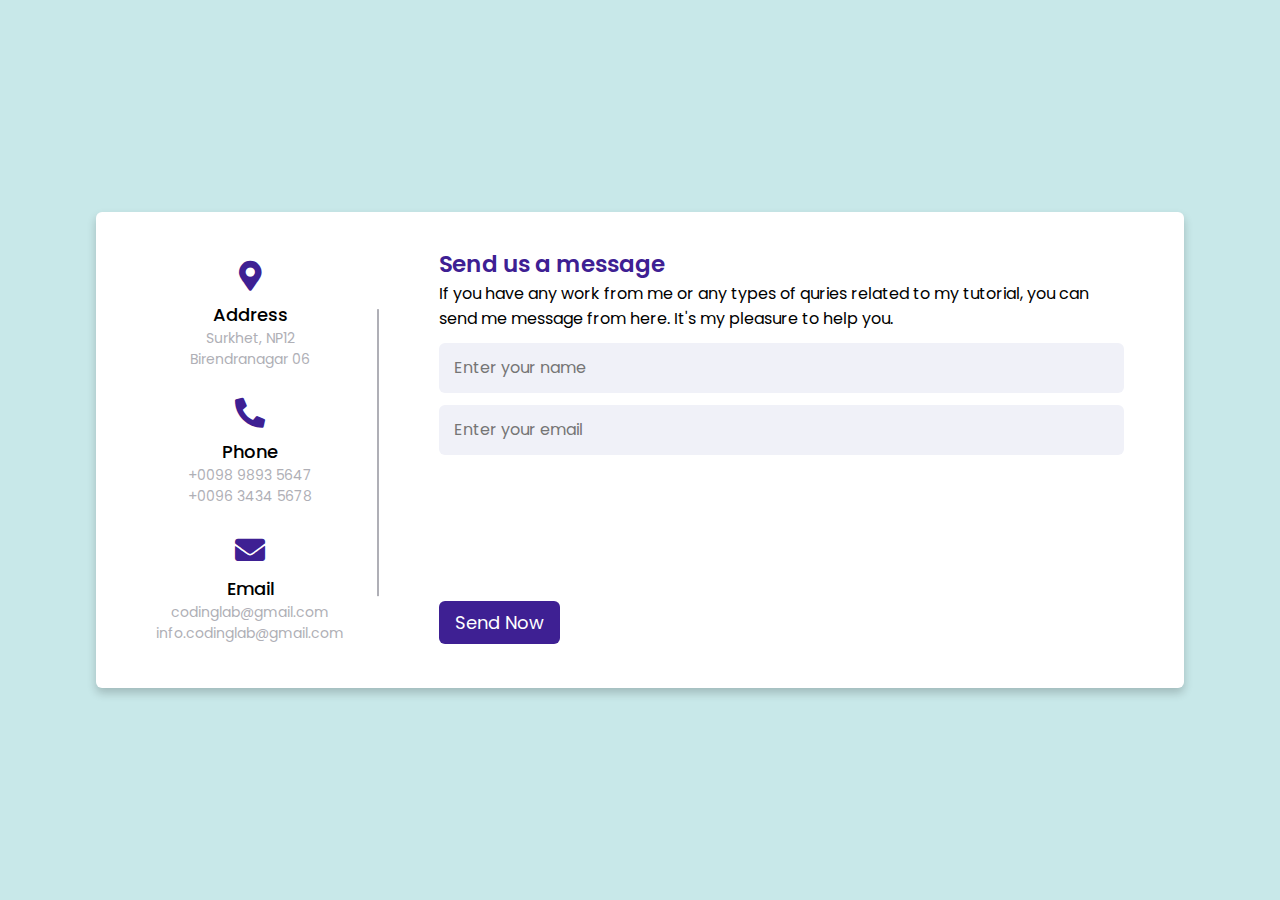
<file: contact.html>
<!DOCTYPE html>
<!-- Created By CodingLab - www.codinglabweb.com -->
<html lang="en" dir="ltr">
  <head>
    <meta charset="UTF-8">
    <title> Responsive Contact Us Form  | CodingLab </title>
    <link rel="stylesheet" href="contact-style.css">
    <!-- Fontawesome CDN Link -->
    <link rel="stylesheet" href="https://cdnjs.cloudflare.com/ajax/libs/font-awesome/5.15.2/css/all.min.css"/>
     <meta name="viewport" content="width=device-width, initial-scale=1.0">
   </head>
<body>
  <div class="container">
    <div class="content">
      <div class="left-side">
        <div class="address details">
          <i class="fas fa-map-marker-alt"></i>
          <div class="topic">Address</div>
          <div class="text-one">Surkhet, NP12</div>
          <div class="text-two">Birendranagar 06</div>
        </div>
        <div class="phone details">
          <i class="fas fa-phone-alt"></i>
          <div class="topic">Phone</div>
          <div class="text-one">+0098 9893 5647</div>
          <div class="text-two">+0096 3434 5678</div>
        </div>
        <div class="email details">
          <i class="fas fa-envelope"></i>
          <div class="topic">Email</div>
          <div class="text-one">codinglab@gmail.com</div>
          <div class="text-two">info.codinglab@gmail.com</div>
        </div>
      </div>
      <div class="right-side">
        <div class="topic-text">Send us a message</div>
        <p>If you have any work from me or any types of quries related to my tutorial, you can send me message from here. It's my pleasure to help you.</p>
      <form action="#">
        <div class="input-box">
          <input type="text" placeholder="Enter your name">
        </div>
        <div class="input-box">
          <input type="text" placeholder="Enter your email">
        </div>
        <div class="input-box message-box">
          
        </div>
        <div class="button">
          <input type="button" value="Send Now" >
        </div>
      </form>
    </div>
    </div>
  </div>
</body>
</html>
</file>
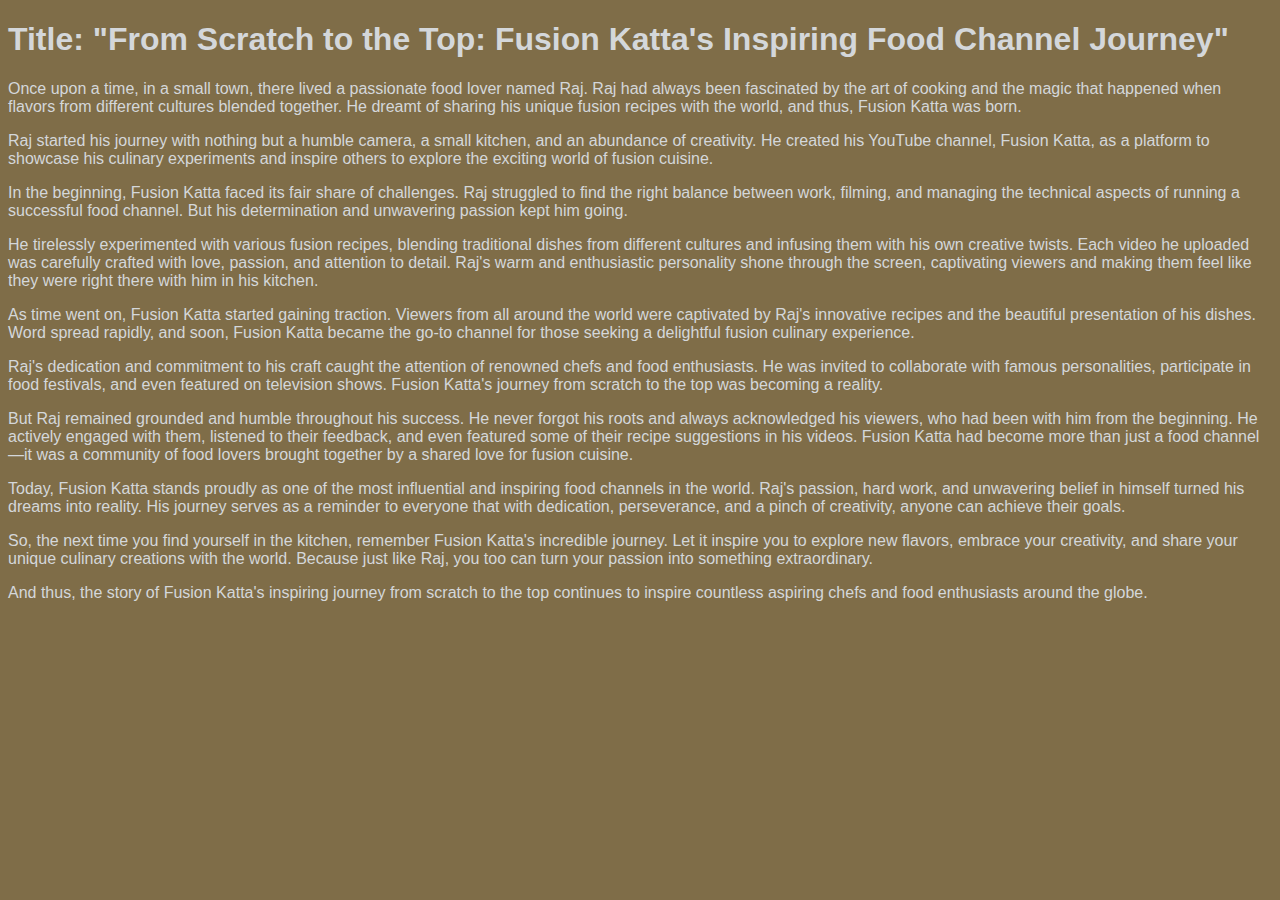
<file: story.html>
<!DOCTYPE html>
<html>
<head>
	<meta charset="UTF-8">
	<title>From Scratch to the Top: Fusion Katta's Inspiring Food Channel Journey</title>
	<link rel="stylesheet" type="text/css" href="story-style.css">
</head>
<body>
	<h1>Title: "From Scratch to the Top: Fusion Katta's Inspiring Food Channel Journey"</h1>

	<p>Once upon a time, in a small town, there lived a passionate food lover named Raj. Raj had always been fascinated by the art of cooking and the magic that happened when flavors from different cultures blended together. He dreamt of sharing his unique fusion recipes with the world, and thus, Fusion Katta was born.</p>

	<p>Raj started his journey with nothing but a humble camera, a small kitchen, and an abundance of creativity. He created his YouTube channel, Fusion Katta, as a platform to showcase his culinary experiments and inspire others to explore the exciting world of fusion cuisine.</p>

	<p>In the beginning, Fusion Katta faced its fair share of challenges. Raj struggled to find the right balance between work, filming, and managing the technical aspects of running a successful food channel. But his determination and unwavering passion kept him going.</p>

	<p>He tirelessly experimented with various fusion recipes, blending traditional dishes from different cultures and infusing them with his own creative twists. Each video he uploaded was carefully crafted with love, passion, and attention to detail. Raj's warm and enthusiastic personality shone through the screen, captivating viewers and making them feel like they were right there with him in his kitchen.</p>

	<p>As time went on, Fusion Katta started gaining traction. Viewers from all around the world were captivated by Raj's innovative recipes and the beautiful presentation of his dishes. Word spread rapidly, and soon, Fusion Katta became the go-to channel for those seeking a delightful fusion culinary experience.</p>

	<p>Raj's dedication and commitment to his craft caught the attention of renowned chefs and food enthusiasts. He was invited to collaborate with famous personalities, participate in food festivals, and even featured on television shows. Fusion Katta's journey from scratch to the top was becoming a reality.</p>

	<p>But Raj remained grounded and humble throughout his success. He never forgot his roots and always acknowledged his viewers, who had been with him from the beginning. He actively engaged with them, listened to their feedback, and even featured some of their recipe suggestions in his videos. Fusion Katta had become more than just a food channel—it was a community of food lovers brought together by a shared love for fusion cuisine.</p>

	<p>Today, Fusion Katta stands proudly as one of the most influential and inspiring food channels in the world. Raj's passion, hard work, and unwavering belief in himself turned his dreams into reality. His journey serves as a reminder to everyone that with dedication, perseverance, and a pinch of creativity, anyone can achieve their goals.</p>

	<p>So, the next time you find yourself in the kitchen, remember Fusion Katta's incredible journey. Let it inspire you to explore new flavors, embrace your creativity, and share your unique culinary creations with the world. Because just like Raj, you too can turn your passion into something extraordinary.</p>

	<p>And thus, the story of Fusion Katta's inspiring journey from scratch to the top continues to inspire countless aspiring chefs and food enthusiasts around the globe.</p>
</body>
</html>
</file>
<file: contact-style.css>
/* Google Font CDN Link */
@import url('https://fonts.googleapis.com/css2?family=Poppins:wght@200;300;400;500;600;700&display=swap');
*{
  margin: 0;
  padding: 0;
  box-sizing: border-box;
  font-family: "Poppins" , sans-serif;
}
body{
  min-height: 100vh;
  width: 100%;
  background: #c8e8e9;
  display: flex;
  align-items: center;
  justify-content: center;
}
.container{
  width: 85%;
  background: #fff;
  border-radius: 6px;
  padding: 20px 60px 30px 40px;
  box-shadow: 0 5px 10px rgba(0, 0, 0, 0.2);
}
.container .content{
  display: flex;
  align-items: center;
  justify-content: space-between;
}
.container .content .left-side{
  width: 25%;
  height: 100%;
  display: flex;
  flex-direction: column;
  align-items: center;
  justify-content: center;
  margin-top: 15px;
  position: relative;
}
.content .left-side::before{
  content: '';
  position: absolute;
  height: 70%;
  width: 2px;
  right: -15px;
  top: 50%;
  transform: translateY(-50%);
  background: #afafb6;
}
.content .left-side .details{
  margin: 14px;
  text-align: center;
}
.content .left-side .details i{
  font-size: 30px;
  color: #3e2093;
  margin-bottom: 10px;
}
.content .left-side .details .topic{
  font-size: 18px;
  font-weight: 500;
}
.content .left-side .details .text-one,
.content .left-side .details .text-two{
  font-size: 14px;
  color: #afafb6;
}
.container .content .right-side{
  width: 75%;
  margin-left: 75px;
}
.content .right-side .topic-text{
  font-size: 23px;
  font-weight: 600;
  color: #3e2093;
}
.right-side .input-box{
  height: 50px;
  width: 100%;
  margin: 12px 0;
}
.right-side .input-box input,
.right-side .input-box textarea{
  height: 100%;
  width: 100%;
  border: none;
  outline: none;
  font-size: 16px;
  background: #F0F1F8;
  border-radius: 6px;
  padding: 0 15px;
  resize: none;
}
.right-side .message-box{
  min-height: 110px;
}
.right-side .input-box textarea{
  padding-top: 6px;
}
.right-side .button{
  display: inline-block;
  margin-top: 12px;
}
.right-side .button input[type="button"]{
  color: #fff;
  font-size: 18px;
  outline: none;
  border: none;
  padding: 8px 16px;
  border-radius: 6px;
  background: #3e2093;
  cursor: pointer;
  transition: all 0.3s ease;
}
.button input[type="button"]:hover{
  background: #5029bc;
}

@media (max-width: 950px) {
  .container{
    width: 90%;
    padding: 30px 40px 40px 35px ;
  }
  .container .content .right-side{
   width: 75%;
   margin-left: 55px;
}
}
@media (max-width: 820px) {
  .container{
    margin: 40px 0;
    height: 100%;
  }
  .container .content{
    flex-direction: column-reverse;
  }
 .container .content .left-side{
   width: 100%;
   flex-direction: row;
   margin-top: 40px;
   justify-content: center;
   flex-wrap: wrap;
 }
 .container .content .left-side::before{
   display: none;
 }
 .container .content .right-side{
   width: 100%;
   margin-left: 0;
 }
}
</file>
<file: story-style.css>
/* Color variables for the page */
:root {
    --font: rgb(212, 215, 218);
    --background: wheat;
    --menuColor: slategrey;
  }
  
  body {
    width: auto;
    background-image: url('https://images.unsplash.com/photo-1606625736768-f521ab7e23fb?ixlib=rb-1.2.1&q=80&fm=jpg&crop=entropy&cs=tinysrgb&dl=jeswin-thomas-PtfRiBumfQU-unsplash.jpg');
    background-repeat: no-repeat;
    background-size: cover;
    color: white;
    background-color: rgb(127, 109, 72);
    font-family: 'Lucida Sans', 'Lucida Sans Regular', 'Lucida Grande', 'Lucida Sans Unicode', Geneva, Verdana, sans-serif;
  }
  
  h1 {
    color: var(--font);
  }
  
  p {
    color: var(--font);
  }
  
  /* Nav bar styling */
  .navBar {
    margin-bottom: 20px;
    width: 100%;
    height: auto;
    position: fixed;
    left: 0;
    top: 0;
    display: inline-block;
    z-index: 1;
    background-color: rgba(0, 0, 0, 0.541);
  }
  
  .navBar a {
    text-decoration: none;
    color: white;
  }
  
  img {
    margin: 10px;
  }
  
  i {
    font-size: 20px;
  }
  
  i:hover,
  a:hover {
    color: dodgerblue;
    cursor: pointer;
  }
  
  .navBar nav li {
    padding: 10px;
    margin: 20px;
    list-style-type: none;
    display: inline-block;
  }
  
  #hamMenu {
    visibility: hidden;
  }
  
  /* Grid system for the webpage */
  .header {
    width: 80%;
    height: auto;
    position: absolute;
    top: 10%;
    left: 5%;
    display: grid;
    grid-template-rows: 1fr;
  }
  
  .header>div {
    margin-top: 10%;
    max-width: 100%;
  }
  
  .IntroMsg {
    margin: 20px;
    position: relative;
    width: 100%;
    left: 5%;
    top: -20%;
    text-align: center;
    padding: 10px;
    height: auto;
    opacity: 0.9;
    background-color: transparent;
    border-radius: 10px;
  }
  
  .logo {
    display: block;
    margin-left: auto;
    margin-right: auto;
  }
  
  /* For image separation */
  .story {
    display: block;
    margin-left: auto;
    margin-right: auto;
    text-align: center;
  }
  
  .imgContainer {
    width: 90%;
    height: fit-content;
    position: relative;
    display: grid;
    grid-template-rows: 1fr 1fr 1fr;
    color: white;
  }
  
  .imgContainer>div {
    margin: 10px;
  }
  
  .menuIntro>img {
    width: 75%;
    border-radius: 10%;
    height: auto;
    box-shadow: rgb(38, 57, 77) 0px 20px 30px -10px;
    filter: blur(0.5px);
  }
  
  .menuIntro {
    text-align: center;
    color: rgb(39, 39, 39);
    border-radius: 10px;
  }
  
  .menu {
    display: grid;
    grid-template-columns: 1fr 1fr;
    position: relative;
    width: 80%;
    height: auto;
    top: -10%;
    left: 5%;
  }
  
  .menu .menuColumn {
    padding: 10px;
    text-align: center;
  }
  
  .menu img {
    width: 60%;
    border-radius: 10%;
    height: auto;
    box-shadow: rgb(38, 57, 77) 0px 20px 30px -10px;
    filter: blur(0.5px);
  }
  
  .menu ul {
    list-style-type: none;
    padding: 0;
  }
  
  .menu ul li {
    padding: 10px;
  }
  
  .menu ul li a {
    color: var(--font);
  }
  
  .menu ul li a:hover {
    color: dodgerblue;
  }
  
  /* Media queries for responsiveness */
  @media screen and (max-width: 800px) {
    .header {
      width: 95%;
      left: 2.5%;
      top: 5%;
    }
  
    .menu {
      grid-template-columns: 1fr;
    }
  
    .imgContainer {
      grid-template-rows: auto;
    }
  
    .menuIntro,
    .menu {
      width: 100%;
      left: 0;
      top: 0;
    }
  
    .menuIntro>img,
    .menu img {
      width: 90%;
    }
  }
</file>
